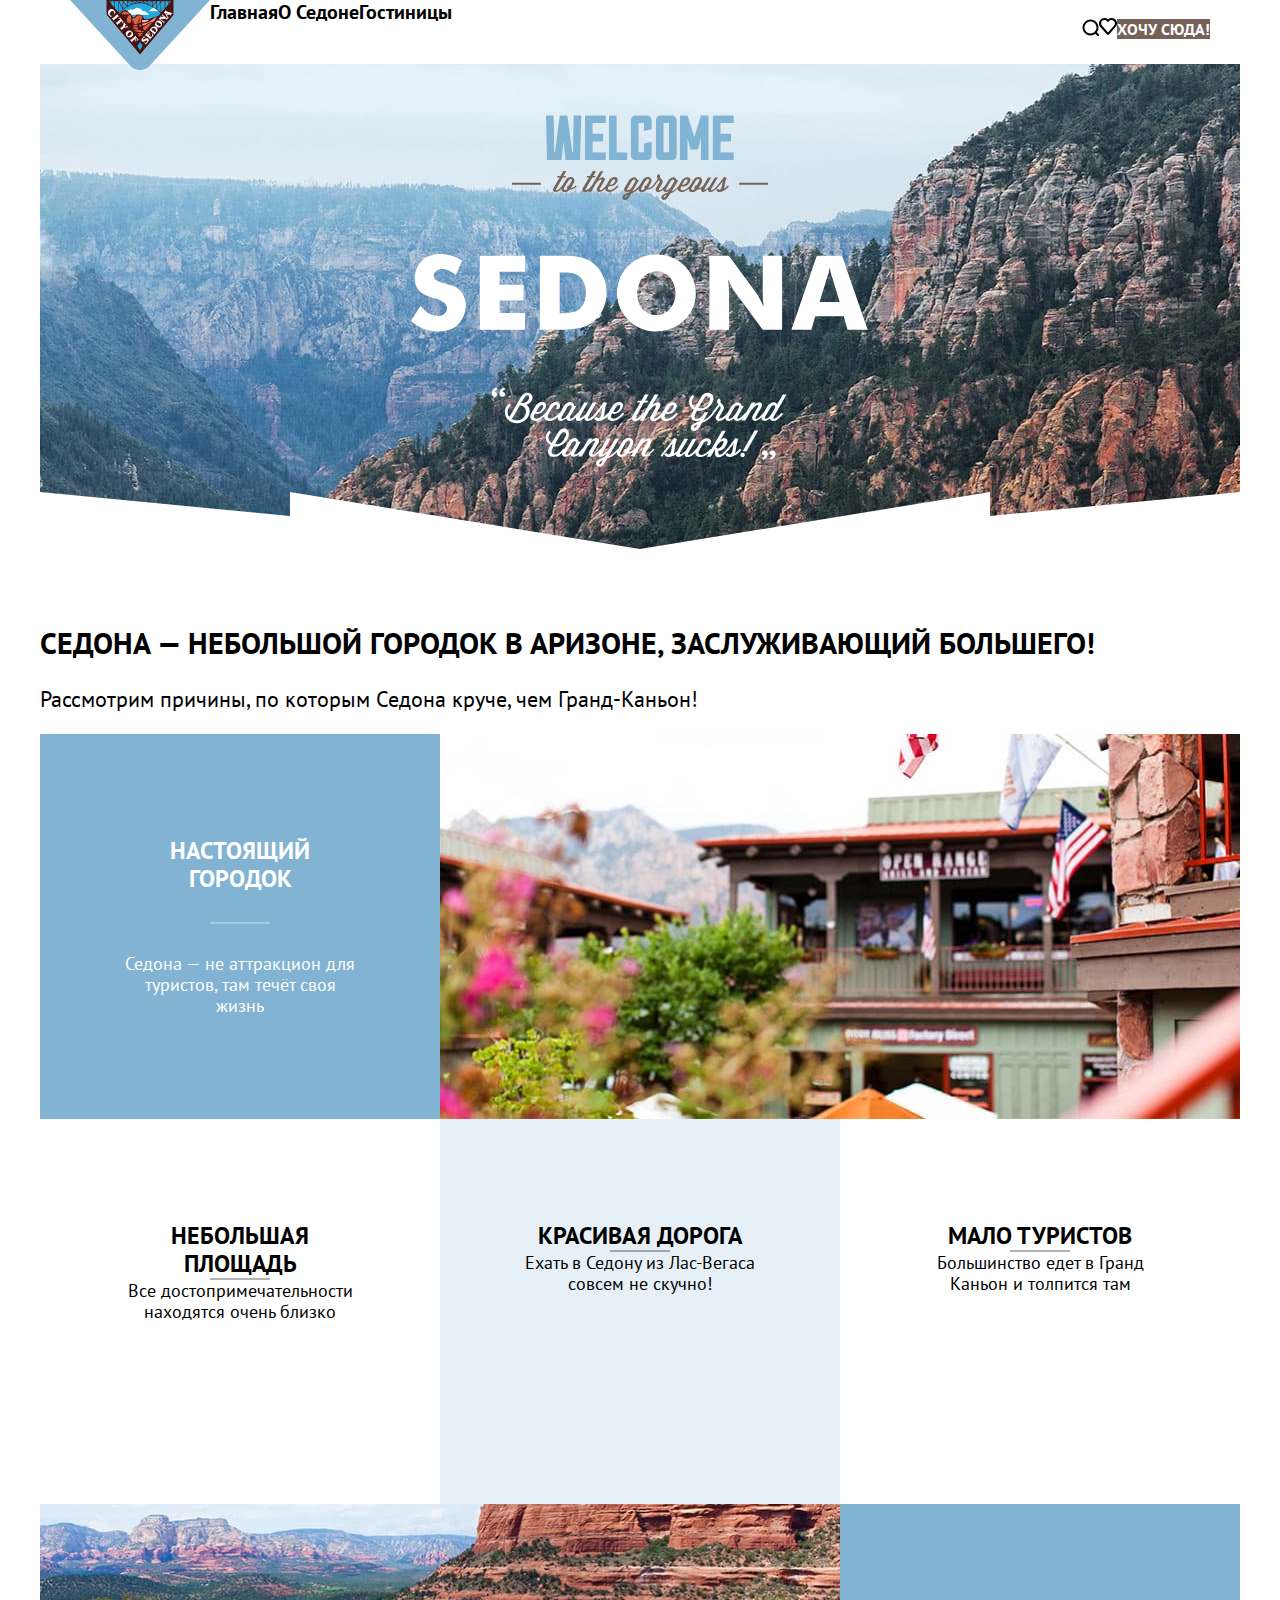
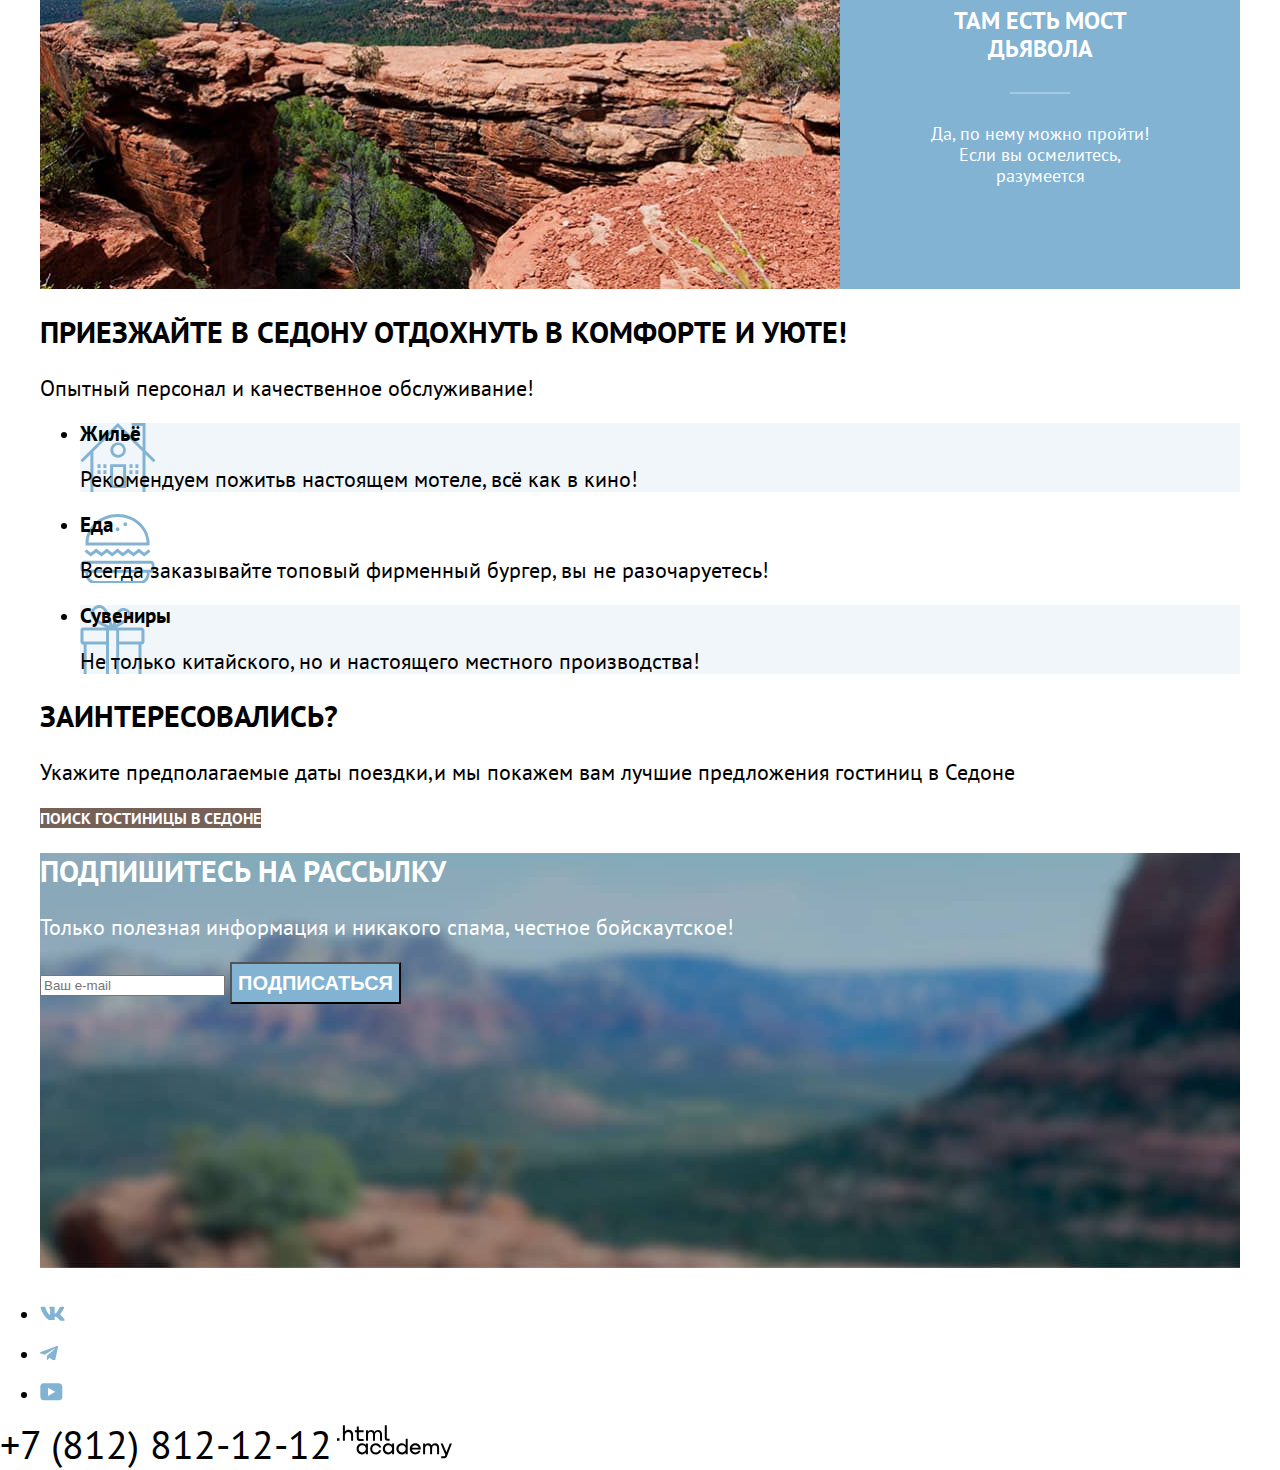
<file: index.html>
<!DOCTYPE html>
<html lang="ru">
  <head>
    <meta charset="utf-8">
    <title>HTML Academy: Седона</title>
    <link rel="stylesheet" href="styles/style.css">
    <link rel="icon" href="images/favicon.svg">
  </head>
  <body>
    <div class="page-background">
    <header class="main-header" data-test="header">
      <nav class="navigation">
        <a class="logo" href="#">
          <img src="images/navigation-icon/logo.svg" width="140" height="70" alt="Логотип Седоны">
        </a>
        <ul class="navigation-list">
          <li class="navigation-item">
            <a class="navigation-link" href="#">Главная</a>
          </li>
          <li class="navigation-item">
            <a class="navigation-link" href="#advantages">О Седоне</a>
          </li>
          <li class="navigation-item">
            <a class="navigation-link" href="catalog.html">Гостиницы</a>
          </li>
        </ul>
        <ul class="navigation-user">
          <li class="navigation-user-item">
            <a class="navigation-user-icon" href="#"><svg xmlns="http://www.w3.org/2000/svg" width="18" height="18" fill="none"><path fill="#000" d="m19.5 18.008-3.7-3.68c1-1.292 1.7-2.983 1.7-4.872 0-4.376-3.6-7.956-8-7.956s-8 3.68-8 8.055c0 4.376 3.6 7.956 8 7.956 1.8 0 3.5-.597 4.9-1.69l3.7 3.679 1.4-1.492Zm-10-2.486c-3.3 0-6-2.685-6-5.967 0-3.282 2.7-5.967 6-5.967s6 2.685 6 5.967c0 3.282-2.7 5.967-6 5.967Z"/></svg></a>
          </li>
          <li class="navigation-user-item">
            <a class="navigation-user-icon" href="#"><svg xmlns="http://www.w3.org/2000/svg" width="18" height="18" fill="none"><path fill="#000" d="M8.9 17a1 1 0 0 1-.8-.4l-7-7.9A5.4 5.4 0 0 1 5.5 0C6.8 0 8 .5 9 1.3a5.5 5.5 0 0 1 9 4.1c0 1.3-.5 2.5-1.3 3.4l-7 7.9c-.2.2-.4.3-.8.3Zm-6-9.5L9 14.4l6.2-7c.5-.5.7-1.2.7-2 0-1.8-1.5-3.3-3.3-3.3-1 0-2 .5-2.7 1.3-.3.3-.6.4-.9.4-.3 0-.6-.2-.8-.4a3.7 3.7 0 0 0-2.7-1.3 3.3 3.3 0 0 0-3.3 3.3c-.1.9.3 1.6.7 2.1-.1 0-.1 0 0 0Z"/></svg></a>
          </li>
          <li class="navigation-user-item">
            <a class="button-brown" href="#">хочу сюда!</a>
          </li>
        </ul>
      </nav>
    </header>
    <main class="main-container main-index" data-test="main">
      <div class="page-container">
        <h1 class="visually-hidden">Седона</h1>
        <section class="hero" data-test="hero">
          <div class="welcome">
            <img class="welcome-banner" src="images/welcome.svg" width="458" height="352" alt="Добро пожаловать в роскошную Седону, потому что Гранд-Каньон отстой">
            <img class="bottom-welcome" src="images/bottom-welcome.svg" width="1200" height="57" alt="#">
          </div>
          <h2>Седона — небольшой городок в Аризоне,
            заслуживающий большего!</h2>
          <p>Рассмотрим причины, по которым Седона круче, чем Гранд-Каньон!</p>
        </section>
        <section class="advantages" id="advantages" data-test="advantages">
          <ul class="advantages-list">
            <li class="advantages-item">
              <div class="advantages-item-text">
                <h3>Настоящий городок</h3>
                <div class="rectangle-1"></div>
                <p>Седона — не аттракцион для туристов, там течёт своя жизнь</p>
              </div>
              <img src="images/photo-city.jpg" width="800" height="385" alt="Фотография городка">
            </li>
            <li class="advantages-item">
              <div class="advantages-item-text">
                <h3>Небольшая площадь</h3>
                <div class="rectangle-2"></div>
                <p>Все достопримечательности находятся очень близко</p>
              </div>
            </li>
            <li class="advantages-item">
              <div class="advantages-item-text">
                <h3>Красивая дорога</h3>
                <div class="rectangle-2"></div>
                <p>Ехать в Седону из Лас-Вегаса совсем не скучно!</p>
              </div>
            </li>
            <li class="advantages-item">
              <div class="advantages-item-text">
                <h3>Мало туристов</h3>
                <div class="rectangle-2"></div>
                <p>Большинство едет в Гранд Каньон и толпится там</p>
              </div>
            </li>
            <li class="advantages-item">
              <img src="images/photo-bridge.jpg" width="800" height="385" alt="Фотография каньона">
                <div class="advantages-item-text">
                  <h3>Там есть мост дьявола</h3>
                  <div class="rectangle-1"></div>
                  <p>Да, по нему можно пройти! Если вы осмелитесь, разумеется</p>
                </div>
            </li>
          </ul>
        </section>
        <section class="conditions">
          <h2>Приезжайте в Седону отдохнуть в комфорте и уюте!</h2>
          <p>Опытный персонал и качественное обслуживание!</p>
          <ul class="conditions-list">
            <li class="conditions-item, house">
              <h3>Жильё</h3>
              <p>Рекомендуем пожитьв настоящем мотеле, всё как в кино!</p>
            </li>
            <li class="conditions-item, food">
              <h3>Еда</h3>
              <p>Всегда заказывайте топовый фирменный бургер, вы не разочаруетесь!</p>
            </li>
            <li class="conditions-item, gift">
              <h3>Сувениры</h3>
              <p>Не только китайского, но и настоящего местного производства!</p>
            </li>
          </ul>
        </section>
        <section class="search-hotel" data-test="search">
          <h2>Заинтересовались?</h2>
          <p>Укажите предполагаемые даты поездки,и мы покажем вам лучшие предложения гостиниц в Седоне</p>
          <a class="button-brown" href="catalog.html">поиск гостиницы в Седоне</a>
        </section>
        <section class="subscribe-index" data-test="subscribe">
          <h2>Подпишитесь на рассылку</h2>
          <p>Только полезная информация и никакого спама, честное бойскаутское!</p>
          <form action="https://echo.htmlacademy.ru/courses" method="post">
            <input class="subscribe-area" type="email" name="email" placeholder="Ваш e-mail">
            <input class="subscribe-button" type="submit" name="submit" value="подписаться">
          </form>
        </section>
     </div>
    </main>
    <footer class="footer" data-test="footer">
        <ul class="socials">
          <li class="socials-icon"><a href="https://vk.com/htmlacademy"><span class="visually-hidden">Вконтакте</span><svg xmlns="http://www.w3.org/2000/svg" width="25" height="15" fill="none"><path fill="#83B3D3" fill-rule="evenodd" d="M24.12 1.8c.16-.54 0-.94-.8-.94H20.7c-.67 0-.98.34-1.15.73 0 0-1.33 3.2-3.22 5.27-.61.6-.9.8-1.23.8-.16 0-.41-.2-.41-.75v-5.1c0-.66-.19-.95-.74-.95H9.82c-.42 0-.67.3-.67.59 0 .62.95.76 1.04 2.51v3.8c0 .83-.15.98-.48.98-.9 0-3.06-3.2-4.34-6.88-.25-.72-.5-1-1.18-1H1.57c-.75 0-.9.34-.9.73 0 .68.89 4.07 4.14 8.55 2.17 3.06 5.23 4.72 8 4.72 1.68 0 1.88-.37 1.88-1v-2.32c0-.74.16-.88.7-.88.38 0 1.05.19 2.6 1.66 1.79 1.75 2.08 2.54 3.08 2.54h2.63c.75 0 1.12-.37.9-1.1-.23-.72-1.08-1.77-2.2-3.02-.62-.71-1.54-1.48-1.82-1.86-.39-.5-.28-.71 0-1.15 0 0 3.2-4.42 3.54-5.93Z" clip-rule="evenodd"/></svg></a></li>
          <li class="socials-icon"><a href="https://t.me/htmlacademy"><span class="visually-hidden">Телеграм</span><svg xmlns="http://www.w3.org/2000/svg" width="18" height="16" fill="none"><path fill="#83B3D3" d="M16.79.96.84 7.1c-1.09.44-1.08 1.05-.2 1.32l4.1 1.28 9.47-5.98c.44-.27.85-.13.52.17l-7.68 6.93-.28 4.22c.41 0 .6-.2.83-.41l1.99-1.94 4.13 3.06c.77.42 1.31.2 1.5-.71l2.72-12.8c.28-1.1-.43-1.61-1.16-1.28Z"/></svg></a></li>
          <li class="socials-icon"><a href="https://www.youtube.com/user/htmlacademyru"><span class="visually-hidden">Ютуб</span><svg xmlns="http://www.w3.org/2000/svg" width="23" height="18" fill="none"><path fill="#83B3D3" d="M18.94.36H3.51C1.65.36.33 1.95.33 3.76v10.09c0 1.91 1.32 3.5 3.18 3.5h15.65c1.64 0 3.17-1.59 3.17-3.4V3.76c-.22-1.8-1.53-3.4-3.39-3.4ZM7.99 12.89V4.82l7.34 4.04-7.34 4.03Z"/></svg></a></li>
        </ul>
        <a href="tel:+78128121212">+7 (812) 812-12-12</a>
        <a href="https://htmlacademy.ru/"><svg xmlns="http://www.w3.org/2000/svg" width="115" height="34" fill="none"><path fill="#000" d="M0 13.26v2.6h2.5v-2.6H0ZM11.6 4.86c-1.6 0-2.8.7-3.6 1.7h-.1V.36h-2v15.5h2v-5.3c0-2.1 1.3-3.6 3.3-3.6 1.8 0 2.9 1.4 2.9 3.2v5.7h2v-6.1c.1-3-1.8-4.9-4.5-4.9ZM26.6 5.16h-4.8v-3.7h-2v3.8h-1.9v2h1.9v6c0 1.7 1 2.7 2.7 2.7h4.1v-2h-3.7c-.7 0-1.1-.4-1.1-1.1v-5.7h4.8v-2ZM41.1 4.96c-1.6 0-2.9.8-3.5 2.1h-.1c-.6-1.2-1.8-2.1-3.4-2.1-1.4 0-2.5.8-3.1 1.8h-.1v-1.6H29v10.6h2v-5.4c0-2 1-3.5 2.6-3.5 1.5 0 2.4 1 2.4 2.6v6.3h2v-5.6c0-2.4 1.4-3.3 2.6-3.3 1.5 0 2.4 1 2.4 2.6v6.3h2v-6.5c.1-2.5-1.4-4.3-3.9-4.3ZM47.8 13.06c0 1.7 1 2.7 2.8 2.7h2v-2h-1.7c-.7 0-1.1-.4-1.1-1.1V.36h-2v12.7ZM28.9 20.06c-.9-1.1-2.2-1.8-3.9-1.8-3.1 0-5.4 2.3-5.4 5.6s2.3 5.6 5.4 5.6c1.8 0 3-.8 3.8-1.9h.1v1.6h2v-10.6h-2v1.5Zm-3.6 7.4c-2.2 0-3.6-1.6-3.6-3.6s1.4-3.6 3.6-3.6 3.6 1.6 3.6 3.6c0 1.9-1.4 3.6-3.6 3.6ZM44.2 22.36c-.5-2.4-2.6-4.1-5.4-4.1a5.4 5.4 0 0 0-5.6 5.6c0 3.1 2.2 5.6 5.6 5.6 2.8 0 4.9-1.8 5.4-4.2h-2.1a3.4 3.4 0 0 1-3.3 2.3c-2.2 0-3.6-1.6-3.6-3.6s1.4-3.6 3.6-3.6c1.6 0 2.8 1 3.3 2.2h2.1v-.2ZM55.1 20.06c-.9-1.1-2.2-1.8-3.9-1.8-3.1 0-5.4 2.3-5.4 5.6s2.3 5.6 5.4 5.6c1.8 0 3-.8 3.8-1.9h.1v1.6h2v-10.6h-2v1.5Zm-3.6 7.4c-2.2 0-3.6-1.6-3.6-3.6s1.4-3.6 3.6-3.6 3.6 1.6 3.6 3.6c0 1.9-1.5 3.6-3.6 3.6ZM68.7 20.16c-.9-1.1-2.2-1.9-3.9-1.9-3.1 0-5.4 2.3-5.4 5.6s2.2 5.6 5.4 5.6c1.7 0 3-.8 3.8-1.8h.1v1.5h2v-15.4h-2v6.4Zm-3.6 7.3c-2.2 0-3.6-1.6-3.6-3.6s1.4-3.6 3.6-3.6 3.6 1.6 3.6 3.6c-.1 2-1.5 3.6-3.6 3.6ZM78.3 18.26c-3.3 0-5.5 2.5-5.5 5.6 0 3 2.1 5.6 5.5 5.6 2.5 0 4.5-1.3 5.2-3.6h-2.1c-.5 1-1.6 1.6-3 1.6-1.9 0-3.3-1.3-3.4-2.9h8.8c.2-3.6-2-6.3-5.5-6.3Zm0 1.9c1.7 0 3 1 3.3 2.6h-6.5c.3-1.5 1.5-2.6 3.2-2.6ZM98.2 18.26c-1.6 0-2.9.8-3.6 2h-.1c-.6-1.2-1.8-2-3.4-2-1.4 0-2.5.7-3.1 1.8v-1.5h-1.9v10.6h2v-5.4c0-2 1-3.4 2.6-3.5 1.5 0 2.4 1 2.4 2.6v6.3h2v-5.6c0-2.4 1.4-3.3 2.6-3.3 1.5 0 2.4 1 2.4 2.6v6.3h2v-6.5c.1-2.6-1.4-4.4-3.9-4.4ZM109.4 27.36l-3.6-8.9h-2.2l4.8 11.6c-.3.9-.7 1.2-1.7 1.2h-2.5v2h2.5c1.8 0 2.8-.8 3.5-2.6l4.7-12.2h-2.1l-3.4 8.9Z"/></svg></a>
    </footer>
  </div>
  </body>
</html>
</file>
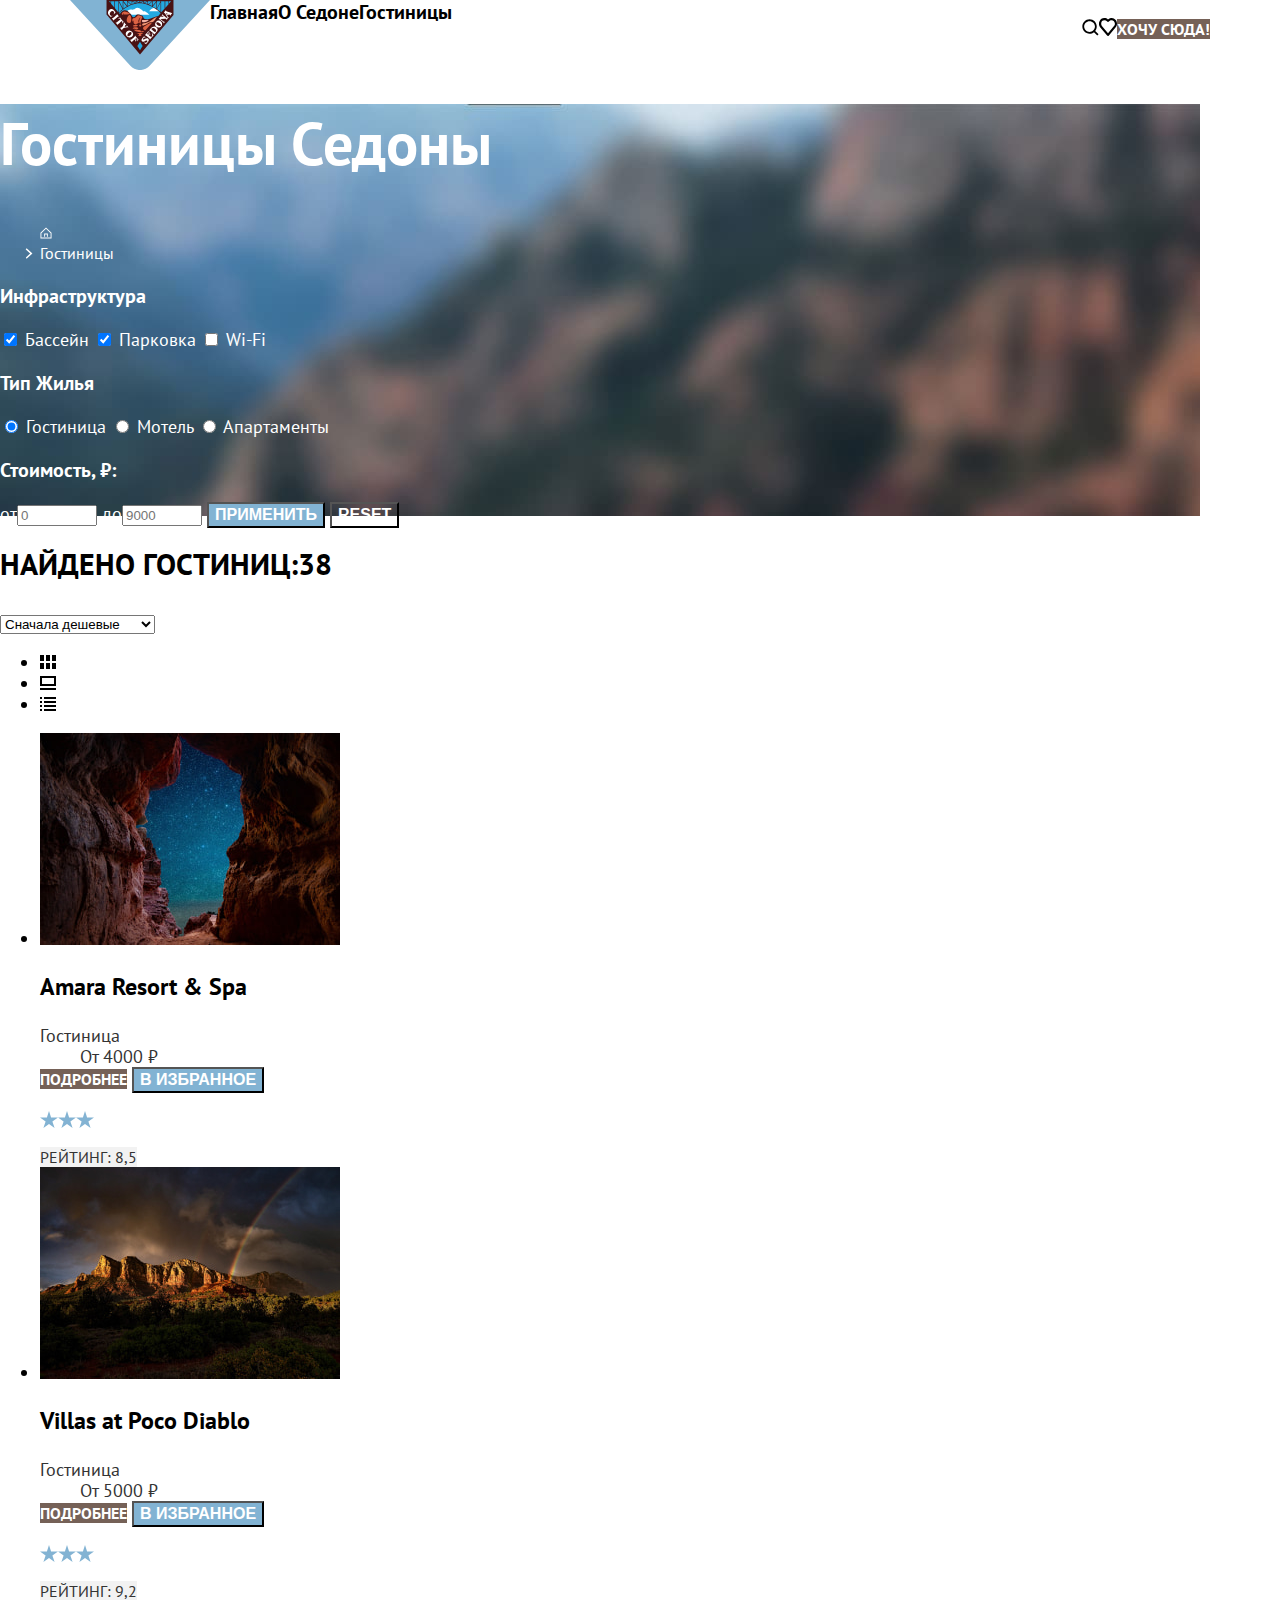
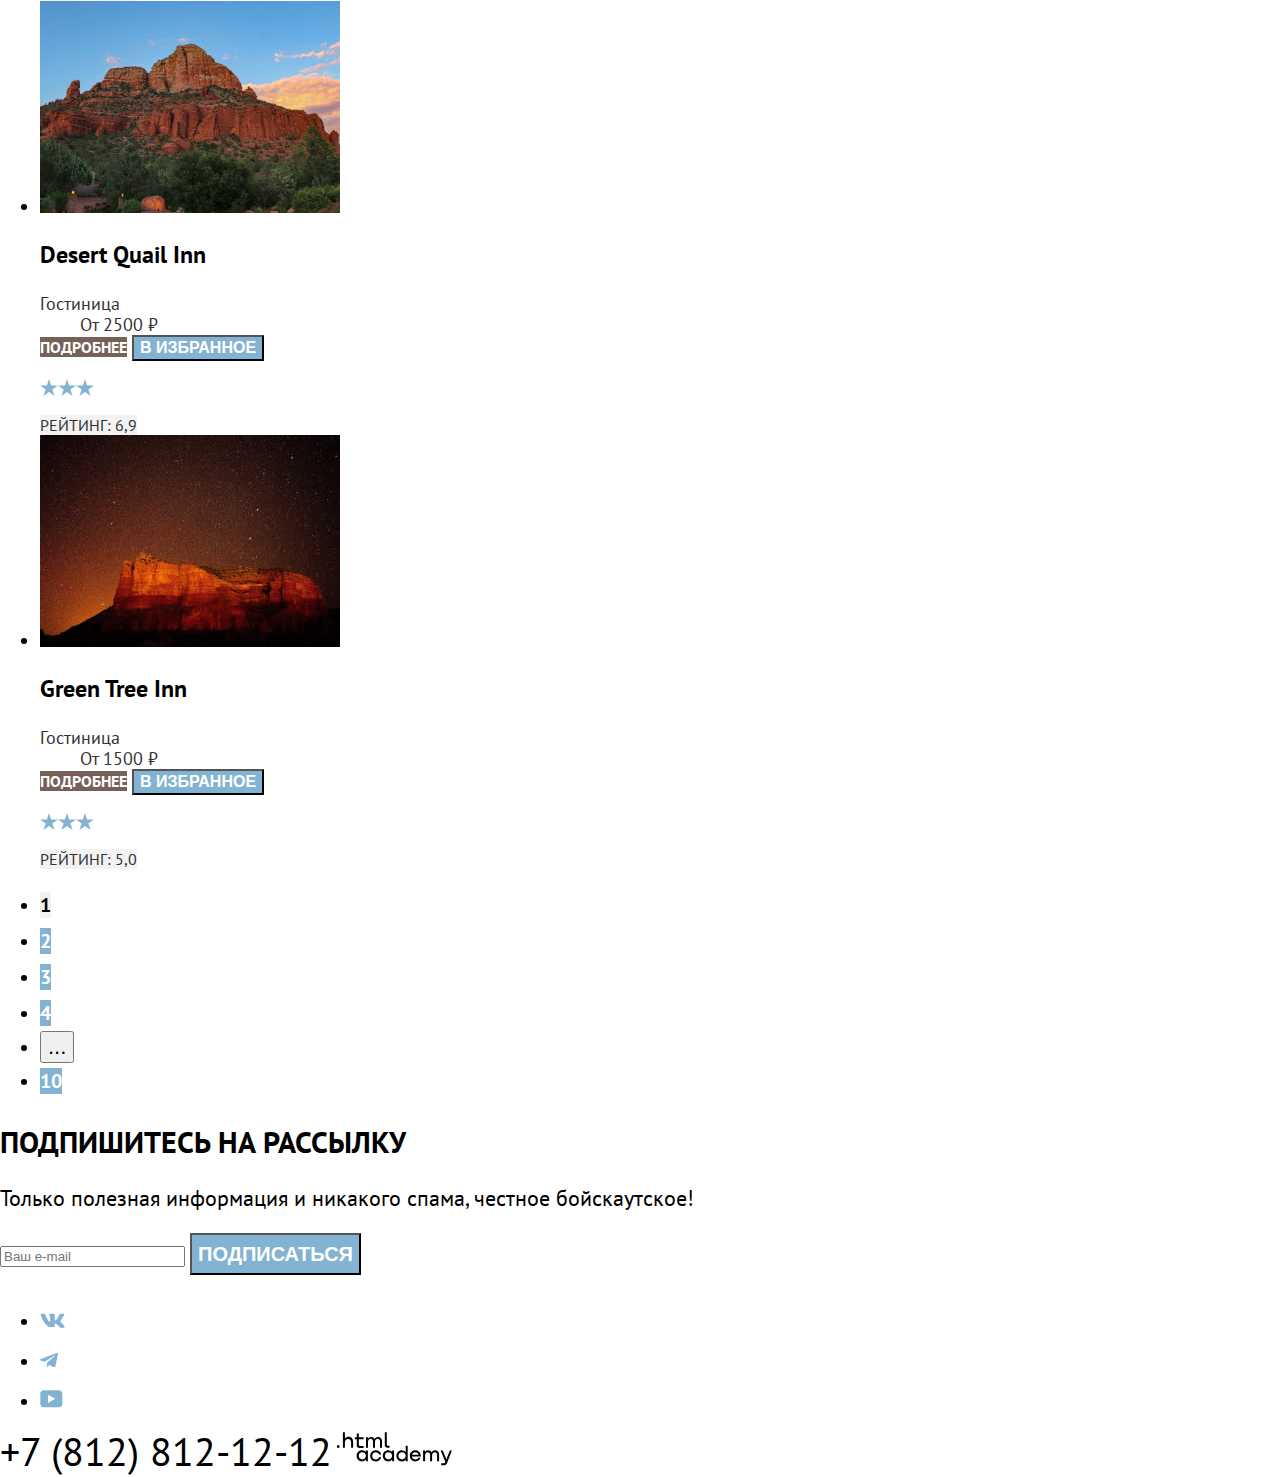
<file: catalog.html>
<!DOCTYPE html>
<html lang="ru">
  <head>
    <meta charset="utf-8">
    <title>HTML Academy: Каталог Гостиниц Седона</title>
    <link rel="stylesheet" href="styles/style.css">
    <link rel="icon" href="images/favicon.svg">
  </head>
  <body>
    <header class="main-header" data-test="header">
      <nav class="navigation">
        <a class="logo" href="index.html">
          <img src="images/navigation-icon/logo.svg" width="140" height="70" alt="Логотип Седоны">
        </a>
        <ul class="navigation-list">
          <li class="navigation-item">
            <a class="navigation-link" href="index.html">Главная</a>
          </li>
          <li class="navigation-item">
            <a class="navigation-link" href="index.html#advantages">О Седоне</a>
          </li>
          <li class="navigation-item">
            <a class="navigation-link" href="catalog.html">Гостиницы</a>
          </li>
        </ul>
        <ul class="navigation-user">
          <li class="navigation-user-item">
            <a class="navigation-user-icon" href="#"><img src="images/navigation-icon/search.svg" width="18" height="18" alt="поиск"></a>
          </li>
          <li class="navigation-user-item">
            <a class="navigation-user-icon" href="#"><img src="images/navigation-icon/heart.svg" width="18" height="18" alt="избранное"></a>
          </li>
          <li class="navigation-user-item">
            <a class="button-brown" href="#">хочу сюда!</a>
          </li>
        </ul>
      </nav>
    </header>
    <main data-test="main">
      <section class="filter" data-test="filter">
        <h1>Гостиницы Седоны</h1>
        <ul class="breadcrumbs">
          <li class="breadcrumbs-home"><a href="index.html"><img src="images/navigation-icon/home.svg" width="12" height="12" alt="Главная"></a></li>
          <li class="breadcrumbs-item"><span>Гостиницы</span></li>
        </ul>
        <form class="filter-tools" action="https://echo.htmlacademy.ru" method="post">
            <p>Инфраструктура</p>
            <label>
              <input type="checkbox" name="pool" checked> Бассейн
            </label>
            <label>
              <input type="checkbox" name="parking" checked> Парковка
            </label>
            <label>
              <input type="checkbox" name="Wi-Fi"> Wi-Fi
            </label>
            <p>Тип жилья</p>
            <label>
              <input type="radio" name="housing" value="hotel" checked> Гостиница
            </label>
            <label>
              <input type="radio" name="housing" value="motel"> Мотель
            </label>
            <label>
              <input type="radio" name="housing" value="apartments"> Апартаменты
            </label>
            <p>Стоимость, ₽:</p>
            <label>
              <span>от</span><input class="price" type="number" name="price-from" placeholder="0" min="0" max="10000">
            </label>
            <label>
              <span>до</span><input class="price" type="number" name="price-to" placeholder="9000" min="0" max="10000">
            </label>
            <input class="accept" type="submit" name="accept" value="Применить">
            <input class="reset" type="reset" name="reset">
        </form>
      </section>
      <section class="catalog" data-test="catalog">
        <header class="catalog-header">
          <h2 class="visually-hidden">Каталог</h2>
          <nav class="catalog-navigation">
            <p>найдено гостиниц:<span>38</span></p>
            <span>
              <select class="sorting" name="sorting[]">
                <option value="cheap-first" selected>Сначала дешевые</option>
                <option value="expensive-first">Сначала дорогие</option>
                <option value="popular-first">Сначала популярные</option>
              </select>
            </span>
            <ul class="catalog-navigation-list">
              <li class="catalog-navigation-item">
                <a class="sorting-button" href="#"><img src="images/navigation-icon/tile.svg" width="16" height="14" alt="Плитка"></a>
              </li>
              <li class="catalog-navigation-item">
                <a class="sorting-button" href="#"><img src="images/navigation-icon/slide.svg" width="16" height="14" alt="Подробно"></a>
              </li>
              <li class="catalog-navigation-item">
                <a class="sorting-button" href="#"><img src="images/navigation-icon/list.svg" width="16" height="14" alt="Список"></a>
              </li>
            </ul>
          </nav>
        </header>
        <h2 class="visually-hidden">Результаты поиска</h2>
        <ul class="catalog-results">
          <li class="catalog-results-item">
            <img src="images/hotel-amara.jpg" width="300" height="212" alt="ночное звездное небо между красных скал">
            <h3>Amara Resort & Spa</h3>
            <dl>
              <dt>Гостиница</dt>
              <dd>От 4000 ₽</dd>
            </dl>
            <a class="button-brown" href="#">Подробнее</a>
            <button class="button-blue" type="button">В избранное</button>
            <p class="stars"></p>
            <span class="rating">Рейтинг: 8,5</span>
          </li>
          <li class="catalog-results-item">
            <img src="images/hotel-diablo.jpg" width="300" height="212" alt="радуга над горой на закате">
            <h3>Villas at Poco Diablo</h3>
            <dl>
              <dt>Гостиница</dt>
              <dd>От 5000 ₽</dd>
            </dl>
            <a class="button-brown" href="#">Подробнее</a>
            <button class="button-blue" type="button">В избранное</button>
            <p class="stars"></p>
            <span class="rating">Рейтинг: 9,2</span>
          </li>
          <li class="catalog-results-item">
            <img src="images/hotel-quail.jpg" width="300" height="212" alt="голубое небо над красной горой на рассвете">
            <h3>Desert Quail Inn</h3>
            <dl>
              <dt>Гостиница</dt>
              <dd>От 2500 ₽</dd>
            </dl>
            <a class="button-brown" href="#">Подробнее</a>
            <button class="button-blue" type="button">В избранное</button>
            <p class="stars"></p>
            <span class="rating">Рейтинг: 6,9</span>
          </li>
          <li class="catalog-results-item">
            <img src="images/hotel-green.jpg" width="300" height="212" alt="ночное звездное небо над красной горой">
            <h3>Green Tree Inn</h3>
            <dl>
              <dt>Гостиница</dt>
              <dd>От 1500 ₽</dd>
            </dl>
            <a class="button-brown" href="#">Подробнее</a>
            <button class="button-blue" type="button">В избранное</button>
            <p class="stars"></p>
            <span class="rating">Рейтинг: 5,0</span>
          </li>
        </ul>
      </section>
      <div class="pagination">
        <ul class="pages-list">
          <li class="pages-list-item">
            <a class="current-page" href="#">1</a>
          </li>
          <li class="pages-list-item">
            <a class="page-to-go" href="#">2</a>
          </li>
          <li class="pages-list-item">
            <a class="page-to-go" href="#">3</a>
          </li>
          <li class="pages-list-item">
            <a class="page-to-go" href="#">4</a>
          </li>
          <li class="pages-list-item">
            <button class="other-pages">...</button>
          </li>
          <li class="pages-list-item">
            <a class="page-to-go" href="#">10</a>
          </li>
        </ul>
      </div>
      <section class="subscribe-catalog" data-test="subscribe">
        <h2>Подпишитесь на рассылку</h2>
        <p>Только полезная информация и никакого спама, честное бойскаутское!</p>
        <form action="https://echo.htmlacademy.ru/courses" method="post">
          <input class="subscribe-area" type="email" name="email" placeholder="Ваш e-mail">
          <input class="subscribe-button" type="submit" name="submit" value="подписаться">
        </form>
      </section>
    </main>
    <footer class="footer" data-test="footer">
        <ul class="socials">
          <li class="socials-icon"><a href="https://vk.com/htmlacademy"><span class="visually-hidden">Вконтакте</span><svg xmlns="http://www.w3.org/2000/svg" width="25" height="15" fill="none"><path fill="#83B3D3" fill-rule="evenodd" d="M24.12 1.8c.16-.54 0-.94-.8-.94H20.7c-.67 0-.98.34-1.15.73 0 0-1.33 3.2-3.22 5.27-.61.6-.9.8-1.23.8-.16 0-.41-.2-.41-.75v-5.1c0-.66-.19-.95-.74-.95H9.82c-.42 0-.67.3-.67.59 0 .62.95.76 1.04 2.51v3.8c0 .83-.15.98-.48.98-.9 0-3.06-3.2-4.34-6.88-.25-.72-.5-1-1.18-1H1.57c-.75 0-.9.34-.9.73 0 .68.89 4.07 4.14 8.55 2.17 3.06 5.23 4.72 8 4.72 1.68 0 1.88-.37 1.88-1v-2.32c0-.74.16-.88.7-.88.38 0 1.05.19 2.6 1.66 1.79 1.75 2.08 2.54 3.08 2.54h2.63c.75 0 1.12-.37.9-1.1-.23-.72-1.08-1.77-2.2-3.02-.62-.71-1.54-1.48-1.82-1.86-.39-.5-.28-.71 0-1.15 0 0 3.2-4.42 3.54-5.93Z" clip-rule="evenodd"/></svg></a></li>
          <li class="socials-icon"><a href="https://t.me/htmlacademy"><span class="visually-hidden">Телеграм</span><svg xmlns="http://www.w3.org/2000/svg" width="18" height="16" fill="none"><path fill="#83B3D3" d="M16.79.96.84 7.1c-1.09.44-1.08 1.05-.2 1.32l4.1 1.28 9.47-5.98c.44-.27.85-.13.52.17l-7.68 6.93-.28 4.22c.41 0 .6-.2.83-.41l1.99-1.94 4.13 3.06c.77.42 1.31.2 1.5-.71l2.72-12.8c.28-1.1-.43-1.61-1.16-1.28Z"/></svg></a></li>
          <li class="socials-icon"><a href="https://www.youtube.com/user/htmlacademyru"><span class="visually-hidden">Ютуб</span><svg xmlns="http://www.w3.org/2000/svg" width="23" height="18" fill="none"><path fill="#83B3D3" d="M18.94.36H3.51C1.65.36.33 1.95.33 3.76v10.09c0 1.91 1.32 3.5 3.18 3.5h15.65c1.64 0 3.17-1.59 3.17-3.4V3.76c-.22-1.8-1.53-3.4-3.39-3.4ZM7.99 12.89V4.82l7.34 4.04-7.34 4.03Z"/></svg></a></li>
        </ul>
        <a href="tel:+78128121212">+7 (812) 812-12-12</a>
        <a href="https://htmlacademy.ru/"><svg xmlns="http://www.w3.org/2000/svg" width="115" height="34" fill="none"><path fill="#000" d="M0 13.26v2.6h2.5v-2.6H0ZM11.6 4.86c-1.6 0-2.8.7-3.6 1.7h-.1V.36h-2v15.5h2v-5.3c0-2.1 1.3-3.6 3.3-3.6 1.8 0 2.9 1.4 2.9 3.2v5.7h2v-6.1c.1-3-1.8-4.9-4.5-4.9ZM26.6 5.16h-4.8v-3.7h-2v3.8h-1.9v2h1.9v6c0 1.7 1 2.7 2.7 2.7h4.1v-2h-3.7c-.7 0-1.1-.4-1.1-1.1v-5.7h4.8v-2ZM41.1 4.96c-1.6 0-2.9.8-3.5 2.1h-.1c-.6-1.2-1.8-2.1-3.4-2.1-1.4 0-2.5.8-3.1 1.8h-.1v-1.6H29v10.6h2v-5.4c0-2 1-3.5 2.6-3.5 1.5 0 2.4 1 2.4 2.6v6.3h2v-5.6c0-2.4 1.4-3.3 2.6-3.3 1.5 0 2.4 1 2.4 2.6v6.3h2v-6.5c.1-2.5-1.4-4.3-3.9-4.3ZM47.8 13.06c0 1.7 1 2.7 2.8 2.7h2v-2h-1.7c-.7 0-1.1-.4-1.1-1.1V.36h-2v12.7ZM28.9 20.06c-.9-1.1-2.2-1.8-3.9-1.8-3.1 0-5.4 2.3-5.4 5.6s2.3 5.6 5.4 5.6c1.8 0 3-.8 3.8-1.9h.1v1.6h2v-10.6h-2v1.5Zm-3.6 7.4c-2.2 0-3.6-1.6-3.6-3.6s1.4-3.6 3.6-3.6 3.6 1.6 3.6 3.6c0 1.9-1.4 3.6-3.6 3.6ZM44.2 22.36c-.5-2.4-2.6-4.1-5.4-4.1a5.4 5.4 0 0 0-5.6 5.6c0 3.1 2.2 5.6 5.6 5.6 2.8 0 4.9-1.8 5.4-4.2h-2.1a3.4 3.4 0 0 1-3.3 2.3c-2.2 0-3.6-1.6-3.6-3.6s1.4-3.6 3.6-3.6c1.6 0 2.8 1 3.3 2.2h2.1v-.2ZM55.1 20.06c-.9-1.1-2.2-1.8-3.9-1.8-3.1 0-5.4 2.3-5.4 5.6s2.3 5.6 5.4 5.6c1.8 0 3-.8 3.8-1.9h.1v1.6h2v-10.6h-2v1.5Zm-3.6 7.4c-2.2 0-3.6-1.6-3.6-3.6s1.4-3.6 3.6-3.6 3.6 1.6 3.6 3.6c0 1.9-1.5 3.6-3.6 3.6ZM68.7 20.16c-.9-1.1-2.2-1.9-3.9-1.9-3.1 0-5.4 2.3-5.4 5.6s2.2 5.6 5.4 5.6c1.7 0 3-.8 3.8-1.8h.1v1.5h2v-15.4h-2v6.4Zm-3.6 7.3c-2.2 0-3.6-1.6-3.6-3.6s1.4-3.6 3.6-3.6 3.6 1.6 3.6 3.6c-.1 2-1.5 3.6-3.6 3.6ZM78.3 18.26c-3.3 0-5.5 2.5-5.5 5.6 0 3 2.1 5.6 5.5 5.6 2.5 0 4.5-1.3 5.2-3.6h-2.1c-.5 1-1.6 1.6-3 1.6-1.9 0-3.3-1.3-3.4-2.9h8.8c.2-3.6-2-6.3-5.5-6.3Zm0 1.9c1.7 0 3 1 3.3 2.6h-6.5c.3-1.5 1.5-2.6 3.2-2.6ZM98.2 18.26c-1.6 0-2.9.8-3.6 2h-.1c-.6-1.2-1.8-2-3.4-2-1.4 0-2.5.7-3.1 1.8v-1.5h-1.9v10.6h2v-5.4c0-2 1-3.4 2.6-3.5 1.5 0 2.4 1 2.4 2.6v6.3h2v-5.6c0-2.4 1.4-3.3 2.6-3.3 1.5 0 2.4 1 2.4 2.6v6.3h2v-6.5c.1-2.6-1.4-4.4-3.9-4.4ZM109.4 27.36l-3.6-8.9h-2.2l4.8 11.6c-.3.9-.7 1.2-1.7 1.2h-2.5v2h2.5c1.8 0 2.8-.8 3.5-2.6l4.7-12.2h-2.1l-3.4 8.9Z"/></svg></a>
    </footer>
  </body>

</html>
</file>
<file: styles/style.css>
@font-face {
  font-family: "PT Sans";
  font-style: normal;
  font-weight: 400;
  src: url("../fonts/ptsans-400.woff2") format("woff2");
  font-display: swap;
}

@font-face {
  font-family: "PT Sans";
  font-style: normal;
  font-weight: 700;
  src: url("../fonts/ptsans-700.woff2") format("woff2");
  font-display: swap;
}

html {
  height: 100%;
}

body {
  margin: 0;
  display: flex;
  flex-direction: column;
  font-family: "PT Sans", sans-serif;
  font-size: 18px;
  line-height: 21px;
  color: #000000;
  background-color: #FFFFFF;
}



/*Меню навигации*/

.navigation {
  height: 64px;
  padding-left: 70px;
  padding-right: 70px;
}

.navigation-list {
  font-size: 20px;
  font-weight: 700;
  line-height: 24px;
}

.navigation-list a {
  color: #000000;
  text-decoration: none;
}

.navigation {
  display: flex;
  width: inherit;
  margin: 0 auto;
}

.navigation-list {
  margin: 0;
  padding: 0;
  width: 339px;
  list-style: none;
  display: inline-flex;
}

.navigation-user {
  max-width: 268px;
  margin-left: auto;
  list-style: none;
  display: inline-flex;
}

.visually-hidden {
  display: none;
}

/*Раздел приветствия*/

.welcome {
  background-image: url("../images/welcome-background.jpg");
  background-repeat: no-repeat;
  width: 1200px;
  height: 485px;
  display: flex;
  flex-direction: column;
  padding-top: 51px;
}

.bottom-welcome {
  margin-top: auto;
  padding-bottom: 51px;
}

.hero {
  background-color: #FFFFFF;
}

.hero h2 {
  font-size: 30px;
  line-height: 36px;
  font-weight: 700;
  text-transform: uppercase;
  color: #000000;
}

.hero p {
  font-size: 22px;
  line-height: 26px;
  font-weight: 400;
  color: #000000;
}

/*Раздел преимущества*/

.advantages {
  width: 1200px;
}

.advantages-item:nth-child(1),
.advantages-item:nth-child(5) {
  background-color: #82B3D3;
  color: #FFFFFF;
  display: flex;
  width: 1200px;
  height: 385px;
}

.advantages-item:nth-child(3) {
  background-color: #E6F0F6;
}

.advantages-item {
  width: 400px;
  height: 385px;
}

.advantages-item h3 {
  margin: 0;
  padding: 0;
  font-size: 24px;
  line-height: 28px;
  font-weight: 700;
  text-transform: uppercase;
}

.advantages-item p {
  margin: 0;
  padding: 0;
}

.advantages-item-text {
  display: flex;
  flex-direction: column;
  justify-content: space-between;
  padding: 103px 85px;
}

.rectangle-1,
.rectangle-2 {
  margin: 0 auto;
}

.advantages-list {
  margin: 0;
  padding: 0;
  list-style: none;
  text-align: center;
  display: flex;
  flex-wrap: wrap;
}


/*Раздел условия*/

.house {
  background-image: url("../images/advantage-icon/house.svg");
  background-repeat: no-repeat;
  background-color: #F0F6FA;
}

.food {
  background-image: url("../images/advantage-icon/food.svg");
  background-repeat: no-repeat;
}

.gift {
  background-image: url("../images/advantage-icon/gift.svg");
  background-repeat: no-repeat;
  background-color: #F0F6FA;
}

.conditions {
  background-color: #FFFFFF;
  color: #000000;
}

.conditions h2 {
  font-size: 30px;
  line-height: 36px;
  font-weight: 700;
  text-transform: uppercase;

}

.conditions p {
  font-size: 22px;
  line-height: 26px;
  font-weight: 400;
}

.conditions-item h3 {
  font-size: 24px;
  line-height: 28px;
  font-weight: 700;
  text-transform: uppercase;
}

.conditions-item p {
  font-size: 18px;
  line-height: 21px;
  font-weight: 400;
}

.rectangle-1 {                             /* делители */
  width: 60px;
  height: 2px;
  background-color:#FFFFFF;
  opacity: 0.30;
}

.rectangle-2 {
  width: 60px;
  height: 2px;
  background-color: #000000;
  opacity: 0.30;
}


/*Раздел поиск гостиницы*/

.search-hotel {
  background-color: #FFFFFF;
  color: #000000;
}

.search-hotel h2 {
  font-size: 30px;
  line-height: 36px;
  font-weight: 700;
  text-transform: uppercase;
}

.search-hotel p {
  font-size: 22px;
  line-height: 26px;
  font-weight: 400;
}

/*Раздел подписки*/

.subscribe-index {
  background-image: url("../images/subscribe-background.jpg");
  background-repeat: no-repeat;
  width: 1200px;
  height: 415px;
  background-color: #82B3D3;
  color: #FFFFFF;
}

.subscribe-catalog {
  background-color: #FFFFFF;
  color: #000000;
}

.subscribe-index h2,
.subscribe-catalog h2{
  font-size: 30px;
  line-height: 36px;
  font-weight: 700;
  text-transform: uppercase;
}

.subscribe-index p,
.subscribe-catalog p {
  font-size: 22px;
  line-height: 26px;
  font-weight: 400;
}

.subscribe-button {
  background-color: #82B3D3;
  text-transform: uppercase;
  color: #FFFFFF;
  font-size: 20px;
  line-height: 36px;
  font-weight: 700;
}

.footer a {
  font-size: 40px;
  line-height: 40px;
  font-weight: 400;
  background-color: #FFFFFF;
  color: #000000;
  text-decoration: none;
}

/*Фильтр гостиниц*/

.filter {
  background-image: url("../images/filter-background.jpg");
  background-repeat: no-repeat;
  width: 1200px;
  height: 412px;
  background-color: #82B3D3;
  color: #FFFFFF;
}

.filter h1 {
  font-size: 60px;
  line-height: 78px;
  font-weight: 700;
}

.breadcrumbs {
  list-style-type: none;
}

.breadcrumbs-item {
  list-style-image: url("../images/navigation-icon/more.svg");
  font-size: 16px;
  line-height: 21px;
}

.filter-tools p {
  font-size: 20px;
  line-height: 24px;
  font-weight: 700;
  text-transform: capitalize;
}

.filter-tools label {
  font-size: 18px;
  line-height: 23px;
  font-weight: 400;
}


.filter .accept {
  background-color: #82B3D3;
  text-transform: uppercase;
  color: #FFFFFF;
  font-size: 16px;
  line-height: 20px;
  font-weight: 700;
}

.filter .reset {
  background: transparent;
  text-transform: uppercase;
  color: #FFFFFF;
  font-size: 16px;
  line-height: 20px;
  font-weight: 700;
}

/*Навигация каталога гостиниц*/

.catalog-navigation p {
  font-size: 30px;
  line-height: 36px;
  font-weight: 700;
  text-transform: uppercase;
  color: #000000;
}

.sorting option {
  font-size: 18px;
  line-height: 21px;
  font-weight: 400;
  color: #333333;
}

/*Результаты подбора гостиниц*/

.catalog-results-item h3 {
  font-size: 24px;
  line-height: 28px;
  font-weight: 700;
  color: #000000;
}

.catalog-results-item dl {
  font-size: 18px;
  line-height: 21px;
  font-weight: 400;
  color: #333333;
}

.stars {
  background-image: url("../images/navigation-icon/star.svg");
  width: 54px;
  height: 17px;
  background-repeat: repeat;
}

.rating {
  font-size: 16px;
  line-height: 20px;
  font-weight: 400;
  text-transform: uppercase;
  color: #333333;
  background-color: #f2f2f2;
}

.button-blue {
  background-color: #82B3D3;
  text-transform: uppercase;
  color: #FFFFFF;
  font-size: 16px;
  line-height: 20px;
  font-weight: 700;
}

.button-brown {
  background-color: #756157;
  text-transform: uppercase;
  color: #FFFFFF;
  font-size: 16px;
  line-height: 20px;
  font-weight: 700;
  text-decoration: none;
}

/* Пагинация */

.current-page {
  font-size: 20px;
  line-height: 36px;
  font-weight: 700;
  color: #000000;
  background-color: #F2F2F2;
  text-transform: uppercase;
  text-decoration: none;
}

.page-to-go {
  font-size: 20px;
  line-height: 36px;
  font-weight: 700;
  color:#FFFFFF;
  background-color: #82B3D3;
  text-transform: uppercase;
  text-decoration: none;
}

.other-pages {
  font-size: 22px;
  line-height: 26px;
  font-weight: 400;
  color: #000000;
}

.main-container {
  flex-grow: 1;
}



.page-container {
  width: 1200px;
  margin: 0 auto;
}



.welcome-banner {
  display: block;
  margin: 0 auto;
}
</file>
